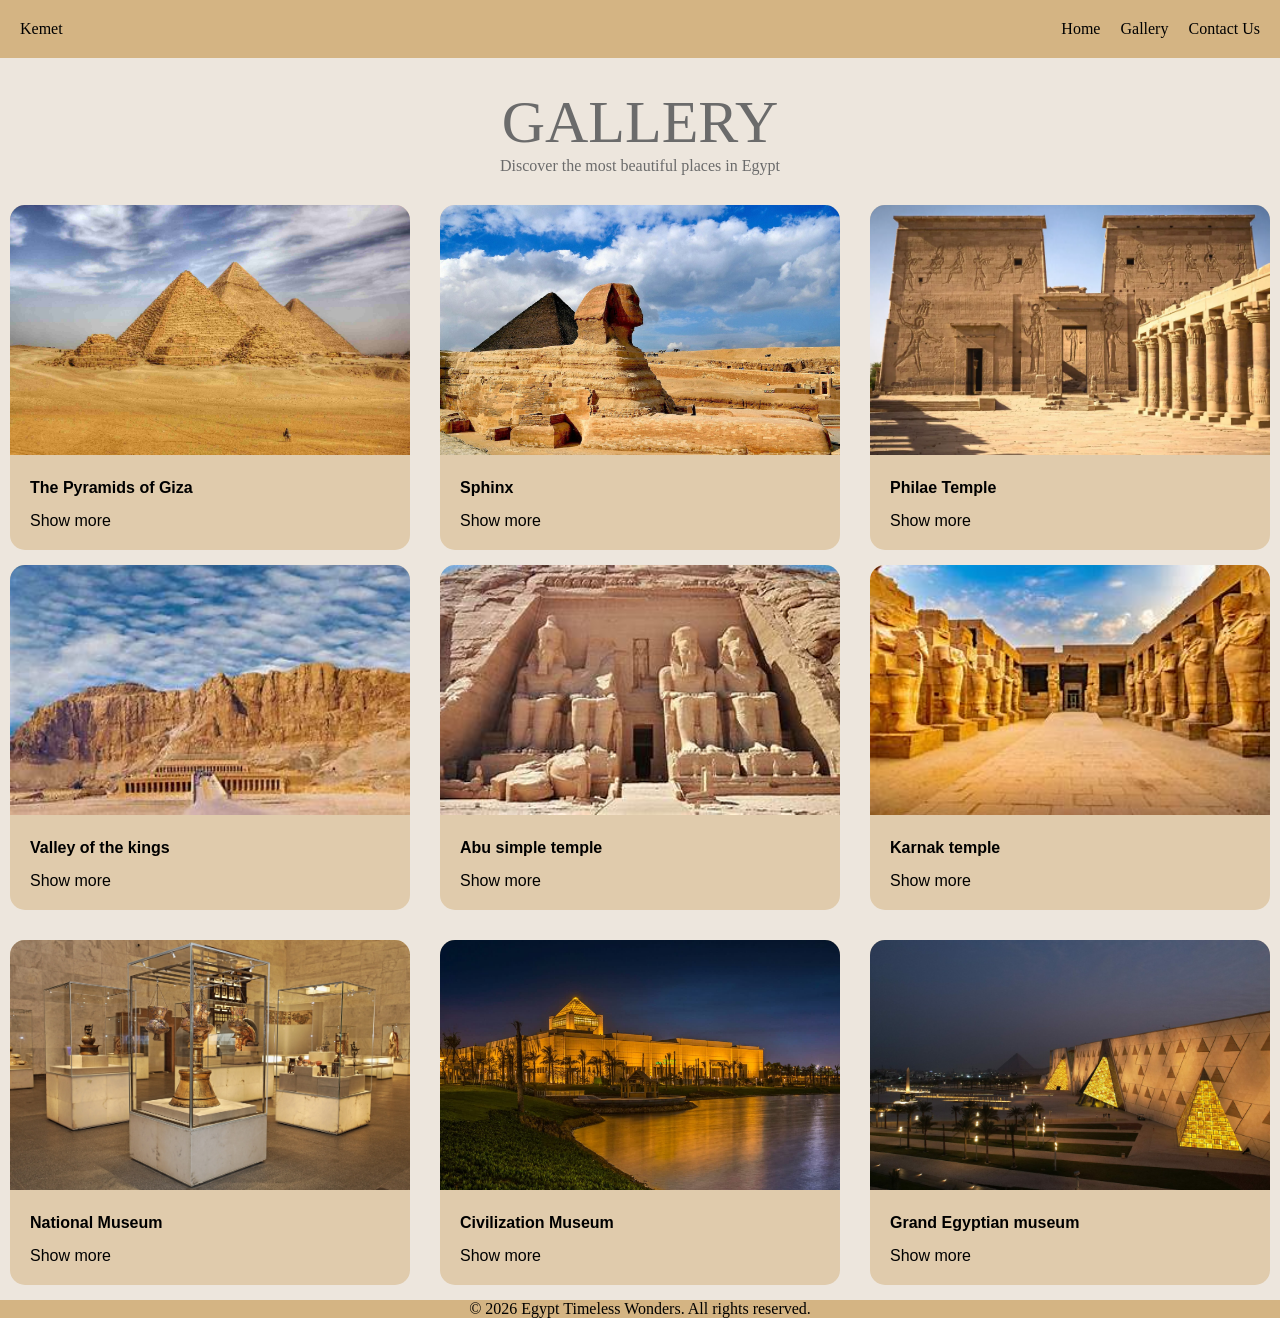
<file: index.html>
<!DOCTYPE html>
<html lang="en">
<head>
    <meta charset="UTF-8">
    <meta name="viewport" content="width=device-width, initial-scale=1.0">
    <title>Gallery</title>
    <link rel="stylesheet" href="gallerystyle.css">
</head>
<body>
    <nav>
        <p class="logo">Kemet</p>
            <ul type="none" class="links">
                <li><a href="">Home</a></li>
                <li><a href="">Gallery</a></li>
                <li><a href="">Contact Us</a></li>

            </ul>
    </nav>
    <header>
        <h1> GALLERY </h1>
        <p> Discover the most beautiful places in Egypt </p>
    </header>
    <main class="parent">
      <section id="one"> 
         <div class="one mo">  
          
            <div class="image">
             <img src="./pyramids-154260931-584169ec3df78c0230514c82.jpg"  >
            </div>
            <div class="content">
                <p class="p">The Pyramids of Giza</p>
                <a class="a" target="_blank" href="https://images.search.yahoo.com/search/images;_ylt=AwrFDY2Rt_ZpTgIA0dpXNyoA;_ylu=Y29sbwNiZjEEcG9zAzEEdnRpZAMEc2VjA3BpdnM-?p=pyramids+of+giza+images&fr2=piv-web&type=E210US885G0&fr=mcafee" class="btn">Show more</a>
            </div>

         </div>
        
        <div class="two mo">
            
            <div class="image"> 
                <img src="./Egypt-Giza-Great-Sphinx-Pyramid-of-Khufu-1440x960.jpg " >
            </div>
            <div class="content">
                <p class="p"> Sphinx</p>
                <a class="a" target="_blank" href="https://images.search.yahoo.com/search/images;_ylt=AwrNPUcluPZp0w8AGnmJzbkF;_ylc=[base64]?p=sphinx+images+&fr=mcafee&fr2=sb-top">Show more</a>
            </div>
   
        </div>
        
        <div class="three mo">
          
            <div class="image"> 
                 <img src="./Temple-of-philae-130.webp" >
            </div>
            <div class="content">
                <p class="p"> Philae Temple </p>
                <a  class="a" target="_blank" href="https://images.search.yahoo.com/search/images;_ylt=AwrNOmOauPZpMAIAcW1XNyoA;_ylu=Y29sbwNiZjEEcG9zAzEEdnRpZAMEc2VjA3BpdnM-?p=philae+temple+in+egypt+images&fr2=piv-web&type=E210US885G0&fr=mcafee">Show more</a>
            </div>
        
        </div>
      </section>
        
      <section id="two">
        <div class="four mo">  
          
            <div class="image">
             <img src="./valley of the kings (3).jpg" >
            </div>
            <div class="content">
                <p class="p">Valley of the kings</p>
                <a class="a" target="_blank" href="https://images.search.yahoo.com/search/images;_ylt=AwrErgiduPZpwy8AKaCJzbkF;_ylc=[base64]?p=valley+of+the+kings+images&fr=mcafee&fr2=sa-gp-search">Show more</a>
            </div>

         </div>
        
        <div class="five mo">
            
            <div class="image"> 
                <img src="./abu simple (3).jpg" >
            </div>
            <div class="content">
                <p class="p">Abu simple temple</p>
                <a  class="a" target="_blank" href="https://images.search.yahoo.com/search/images;_ylt=Awrir4QBufZp4LADCs.JzbkF;_ylc=[base64]?p=Abu+simple+temple+images&fr=mcafee&fr2=sb-top">Show more</a>
            </div>
   
        </div>
        
        <div class="six mo">
          
            <div class="image"> 
                 <img src="./karnak2(3).jpg" >
            </div>
            <div class="content">
                <p class="p">Karnak temple</p>
                <a  class="a" target="_blank" href="https://images.search.yahoo.com/search/images;_ylt=AwrErghfufZpPsIBcheJzbkF;_ylc=[base64]?p=Karnak+temple+images&fr=mcafee&fr2=sb-top">Show more</a>
            </div>
        
        </div>
      </section>


     <section id="three">
         <div class="seven mo">  
          
            <div class="image">
             <img src="./national meuseum.jpg" >
            </div>
            <div class="content">
                <p class="p" >National Museum </p>
                <a class="a" target="_blank" href="https://images.search.yahoo.com/search/images;_ylt=AwrhWN1vvPZpfwIAEQBXNyoA;_ylu=Y29sbwNiZjEEcG9zAzEEdnRpZAMEc2VjA3BpdnM-?p=National+museum+images&fr2=piv-web&type=E210US885G0&fr=mcafee">Show more</a>
            </div>

         </div>
        
        <div class="eight mo">
            
            <div class="image"> 
                <img src="./Wonderful-pictures-of-the-Museum-of-Civilization-at-night-from-the-outside.jpg" >
            </div>
            <div class="content">
                <p class="p"> Civilization Museum</p>
                <a  class="a" target="_blank" href="https://images.search.yahoo.com/search/images;_ylt=AwrErgg4uvZpwy8AUsOJzbkF;_ylc=[base64]?p=Civilization+museum+images&fr=mcafee&fr2=sb-top">Show more</a>
            </div>
   
        </div>
        
        <div class="nine mo">
          
            <div class="image"> 
                 <img src="./garnd egypt museum.jpg" >
            </div>
            <div class="content">
                <p class="p">Grand Egyptian museum</p>
                <a  class="a" target="_blank" href="https://images.search.yahoo.com/search/images;_ylt=AwrErZ04uvZpNNoCsTaJzbkF;_ylc=[base64]?p=grand+egyptian+museum+images&fr=mcafee&fr2=p%3As%2Cv%3Ai%2Cm%3Asa%2Csa_mk%3A7&mkr=7">Show more</a>
            </div>
        
        </div>
     </section>
 
    </main>
    <footer>
        <p>&copy; 2026 Egypt Timeless Wonders. All rights reserved.</p>
</p>


    </footer>
    




























</body>
</html>
</file>
<file: gallerystyle.css>
*{ 
    margin: 0;
    padding: 0;
    box-sizing: border-box;
}
body{
    background-color:   #EDE6DD;

}
#one{
    display: flex;
    gap: 20px;
    justify-content: space-evenly;
    margin-bottom: 15px;
}
#two{
    display: flex;
    gap: 20px;
    justify-content: space-evenly;
    margin-bottom: 30px;
}
#three{ 
    display: flex;
    gap: 20px;
    justify-content: space-evenly;
    margin-bottom: 15px;
}


    

header{ 
    text-align: center;
    margin: 30px;
    color: #6B6B6B;

}
h1{ 
    font-size: 60px;
    font-weight: 300;
}
nav {
    display: flex;
    justify-content: space-between;
    background-color: #D4B483;
    padding: 20px 20px;
    text-align: center;
    
    
}
.links{
    display: flex;
    gap: 20px;
    
}
.links a{
    text-decoration: none;
    color: black;
    transition:  0.3s;
    
}
.links a:hover{
    color: #6B6B6B;
  

}

.a{
    color: black;
    text-decoration: none;
    transition: 0.2s;
    
}
.a:hover{
    color: #6B6B6B;
    text-decoration: underline;
  
}
img{
    width:400px;
    height: 250px;
/*     border-radius: 10px;
 */    object-fit: cover;
    transition: 0.3s;
    
}
img:hover {
    box-shadow:  0px 4px 15px #2c2929;
    opacity:0.7 ;
    }
    
 .mo{ 
    border-radius: 15px;
    overflow: hidden;
    font-family: sans-serif;
    background-color: #e0cbac;

 }
 .content{
    padding: 10px;
    margin: 10px;
 }
 .p{ 
    margin-bottom: 15px;
    font-weight: bold;
 }
footer{
    background-color:#D4B483 ;
    text-align: center;
}
@media (max-width: 1300px) {
}

@media (min-width: 371px) and (max-width: 1300px) {
}

@media (min-width: 577px) and (max-width: 1300px) {
}

@media (min-width: 769px) and (max-width: 1300px) {
}

@media (min-width: 992px) and (max-width: 1300px) {
}

@media (min-width: 1181px) and (max-width: 1300px) {
}


@media(prefers-color-scheme:dark)
</file>
